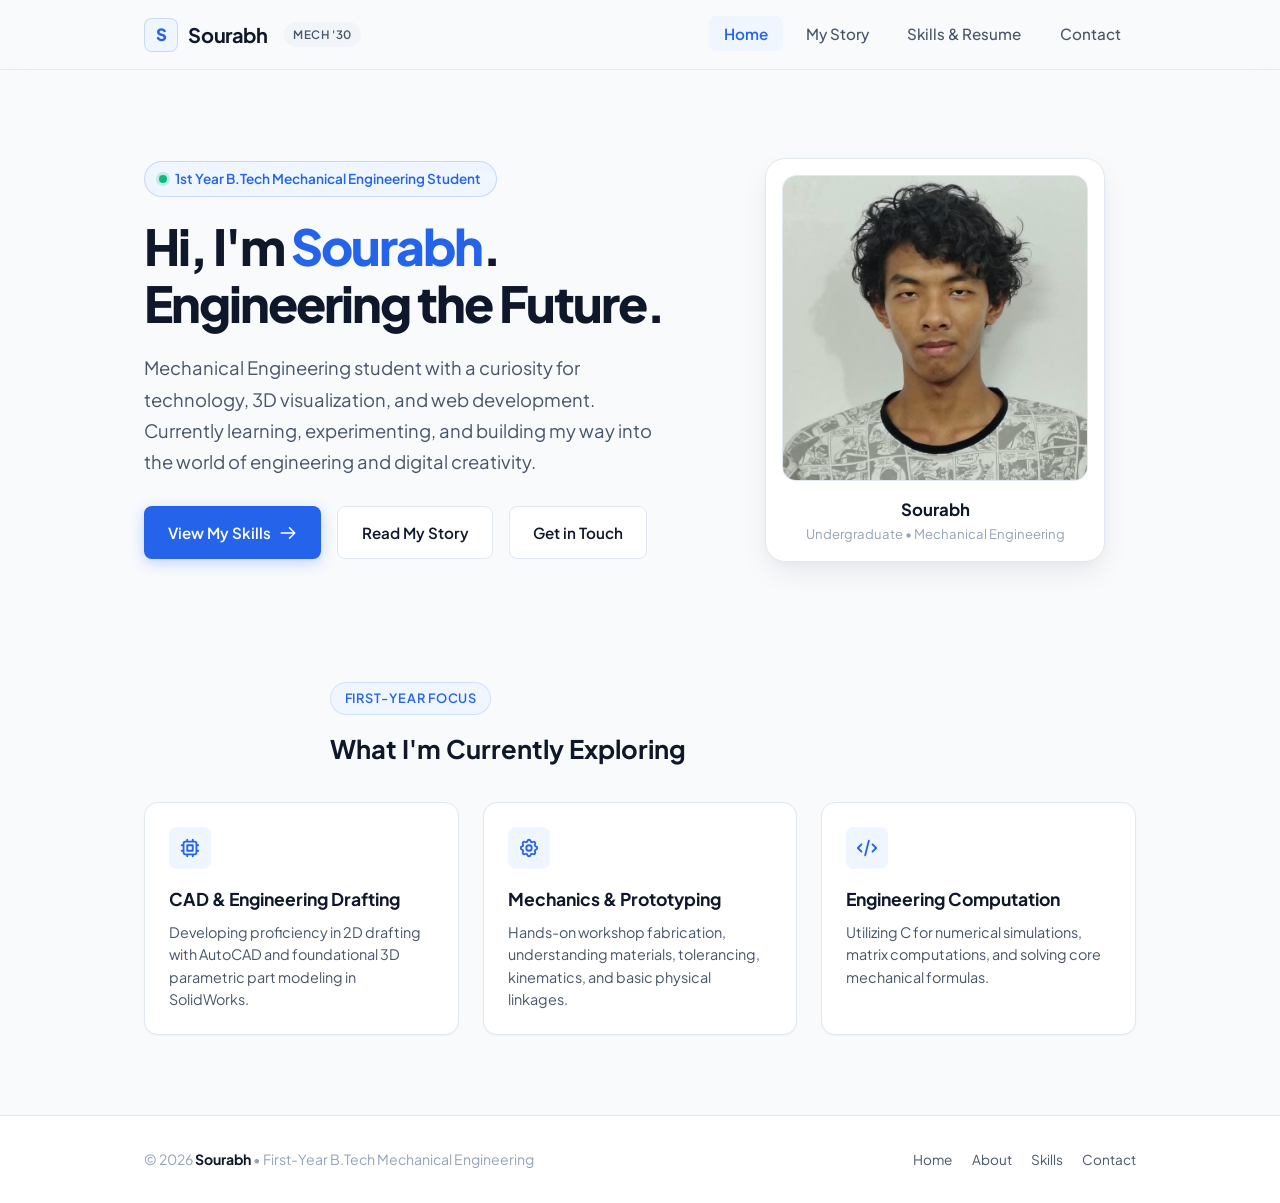
<file: index.html>
<!DOCTYPE html>
<html lang="en">
<head>
  <meta charset="UTF-8">
  <meta name="viewport" content="width=device-width, initial-scale=1.0">
  <!-- EDIT: Change Page Title if desired -->
  <title>Sourabh | Mechanical Engineering Portfolio</title>
  <meta name="description" content="Personal portfolio of Sourabh - First Year B.Tech Mechanical Engineering student.">
  <link rel="stylesheet" href="css/style.css">
  <!-- Google Fonts for crisp typography -->
  <link rel="preconnect" href="https://fonts.googleapis.com">
  <link rel="preconnect" href="https://fonts.gstatic.com" crossorigin>
  <link href="https://fonts.googleapis.com/css2?family=Plus+Jakarta+Sans:wght@400;500;600;700;800&display=swap" rel="stylesheet">
  <script src="https://cdn.botpress.cloud/webchat/v5.0/inject.js"></script>
  <script src="https://files.bpcontent.cloud/2026/10/13/11/20261013111141-HL339Y9O.js" defer></script>
</head>
<body>

  <!-- =========================================================================
       NAVIGATION BAR (Consistent across all 4 pages)
       ========================================================================= -->
  <header class="site-header">
    <div class="container nav-wrapper">
      <a href="index.html" class="brand-logo">
        <span class="brand-icon">S</span>
        <!-- EDIT: Change your name here -->
        <span>Sourabh</span>
        <span class="brand-badge">Mech '30</span>
      </a>

      <!-- Mobile Navigation Hamburger -->
      <button class="mobile-toggle" id="mobileMenuBtn" aria-label="Toggle navigation menu">
        <svg width="24" height="24" fill="none" stroke="currentColor" viewBox="0 0 24 24">
          <path stroke-linecap="round" stroke-linejoin="round" stroke-width="2" d="M4 6h16M4 12h16M4 18h16"/>
        </svg>
      </button>

      <!-- Navigation Links -->
      <ul class="nav-links" id="navLinks">
        <li><a href="index.html" class="nav-link active">Home</a></li>
        <li><a href="about.html" class="nav-link">My Story</a></li>
        <li><a href="skills.html" class="nav-link">Skills & Resume</a></li>
        <li><a href="contact.html" class="nav-link">Contact</a></li>
      </ul>
    </div>
  </header>

  <!-- =========================================================================
       PAGE 1: HOME (HERO SECTION)
       ========================================================================= -->
  <main class="main-content">
    <div class="container">
      
      <div class="hero-wrapper">
        <!-- Hero Text Content -->
        <div class="hero-content">
          <div class="student-tag">
            <span class="status-dot"></span>
            <!-- EDIT: Your program/year details -->
            <span>1st Year B.Tech Mechanical Engineering Student</span>
          </div>

          <!-- EDIT: Your Name & Heading -->
          <h1 class="hero-title">
            Hi, I'm <span class="highlight">Sourabh</span>.<br>
            Engineering the Future.
          </h1>

          <!-- ===============================================================
               EDIT: YOUR 2-LINE INTRODUCTION (Customizable below)
               =============================================================== -->
          <p class="hero-intro">
            Mechanical Engineering student with a curiosity for technology, 3D visualization, and web development.<br>
            Currently learning, experimenting, and building my way into the world of engineering and digital creativity.
          </p>
          <!-- ============================================================= -->

          <!-- Quick Action Buttons -->
          <div class="hero-actions">
            <a href="skills.html" class="btn btn-primary">
              <span>View My Skills</span>
              <svg width="18" height="18" fill="none" stroke="currentColor" viewBox="0 0 24 24">
                <path stroke-linecap="round" stroke-linejoin="round" stroke-width="2" d="M14 5l7 7m0 0l-7 7m7-7H3"/>
              </svg>
            </a>
            <a href="about.html" class="btn btn-secondary">
              <span>Read My Story</span>
            </a>
            <a href="contact.html" class="btn btn-secondary">
              <span>Get in Touch</span>
            </a>
          </div>
        </div>

        <!-- ===============================================================
             EDIT: YOUR PHOTO (Replace "assets/images/avatar-placeholder.svg" 
             with your photo, e.g. "assets/images/my-photo.jpg")
             =============================================================== -->
        <div class="hero-photo-container">
          <div class="photo-card">
            <div class="photo-inner">
              <img src="assets/images/pfp.jpeg" alt="Sourabh - Mechanical Engineering Student" id="profileImage">
            </div>
            <div class="photo-caption">
              <!-- EDIT: Photo caption / your title -->
              <h4>Sourabh</h4>
              <p>Undergraduate • Mechanical Engineering</p>
            </div>
          </div>
        </div>
      </div>

      <!-- Quick Highlights for 1st Year Mechanical Engineering -->
      <section style="margin-top: 3.5rem;">
        <div class="section-header" style="margin-bottom: 2rem; text-align: left;">
          <span class="section-tag">First-Year Focus</span>
          <h2 style="font-size: 1.6rem; font-weight: 700; color: var(--text-main);">What I'm Currently Exploring</h2>
        </div>

        <div class="quick-features-grid">
          <!-- Card 1 -->
          <div class="feature-card">
            <div class="feature-icon">
              <!-- Drafting Compass / Ruler Icon -->
              <svg width="22" height="22" fill="none" stroke="currentColor" viewBox="0 0 24 24">
                <path stroke-linecap="round" stroke-linejoin="round" stroke-width="2" d="M9 3v2m6-2v2M9 19v2m6-2v2M5 9H3m2 6H3m18-6h-2m2 6h-2M7 19h10a2 2 0 002-2V7a2 2 0 00-2-2H7a2 2 0 00-2 2v10a2 2 0 002 2zM9 9h6v6H9V9z"/>
              </svg>
            </div>
            <h3>CAD & Engineering Drafting</h3>
            <p>Developing proficiency in 2D drafting with AutoCAD and foundational 3D parametric part modeling in SolidWorks.</p>
          </div>

          <!-- Card 2 -->
          <div class="feature-card">
            <div class="feature-icon">
              <!-- Gear / Mechanism Icon -->
              <svg width="22" height="22" fill="none" stroke="currentColor" viewBox="0 0 24 24">
                <path stroke-linecap="round" stroke-linejoin="round" stroke-width="2" d="M10.325 4.317c.426-1.756 2.924-1.756 3.35 0a1.724 1.724 0 002.573 1.066c1.543-.94 3.31.826 2.37 2.37a1.724 1.724 0 001.065 2.572c1.756.426 1.756 2.924 0 3.35a1.724 1.724 0 00-1.066 2.573c.94 1.543-.826 3.31-2.37 2.37a1.724 1.724 0 00-2.572 1.065c-.426 1.756-2.924 1.756-3.35 0a1.724 1.724 0 00-2.573-1.066c-1.543.94-3.31-.826-2.37-2.37a1.724 1.724 0 00-1.065-2.572c-1.756-.426-1.756-2.924 0-3.35a1.724 1.724 0 001.066-2.573c-.94-1.543.826-3.31 2.37-2.37.996.608 2.296.07 2.572-1.065z"/>
                <circle cx="12" cy="12" r="3" stroke-width="2"/>
              </svg>
            </div>
            <h3>Mechanics & Prototyping</h3>
            <p>Hands-on workshop fabrication, understanding materials, tolerancing, kinematics, and basic physical linkages.</p>
          </div>

          <!-- Card 3 -->
          <div class="feature-card">
            <div class="feature-icon">
              <!-- Code / Computation Icon -->
              <svg width="22" height="22" fill="none" stroke="currentColor" viewBox="0 0 24 24">
                <path stroke-linecap="round" stroke-linejoin="round" stroke-width="2" d="M10 20l4-16m4 4l4 4-4 4M6 16l-4-4 4-4"/>
              </svg>
            </div>
            <h3>Engineering Computation</h3>
            <p>Utilizing C for numerical simulations, matrix computations, and solving core mechanical formulas.</p>
          </div>
        </div>
      </section>

    </div>
  </main>

  <!-- =========================================================================
       FOOTER
       ========================================================================= -->
  <footer class="site-footer">
    <div class="container footer-content">
      <p class="footer-text">© 2026 <strong>Sourabh</strong> • First-Year B.Tech Mechanical Engineering</p>
      <div class="footer-nav">
        <a href="index.html">Home</a>
        <a href="about.html">About</a>
        <a href="skills.html">Skills</a>
        <a href="contact.html">Contact</a>
      </div>
    </div>
  </footer>

  <script src="js/main.js"></script>
</body>
</html>
</file>
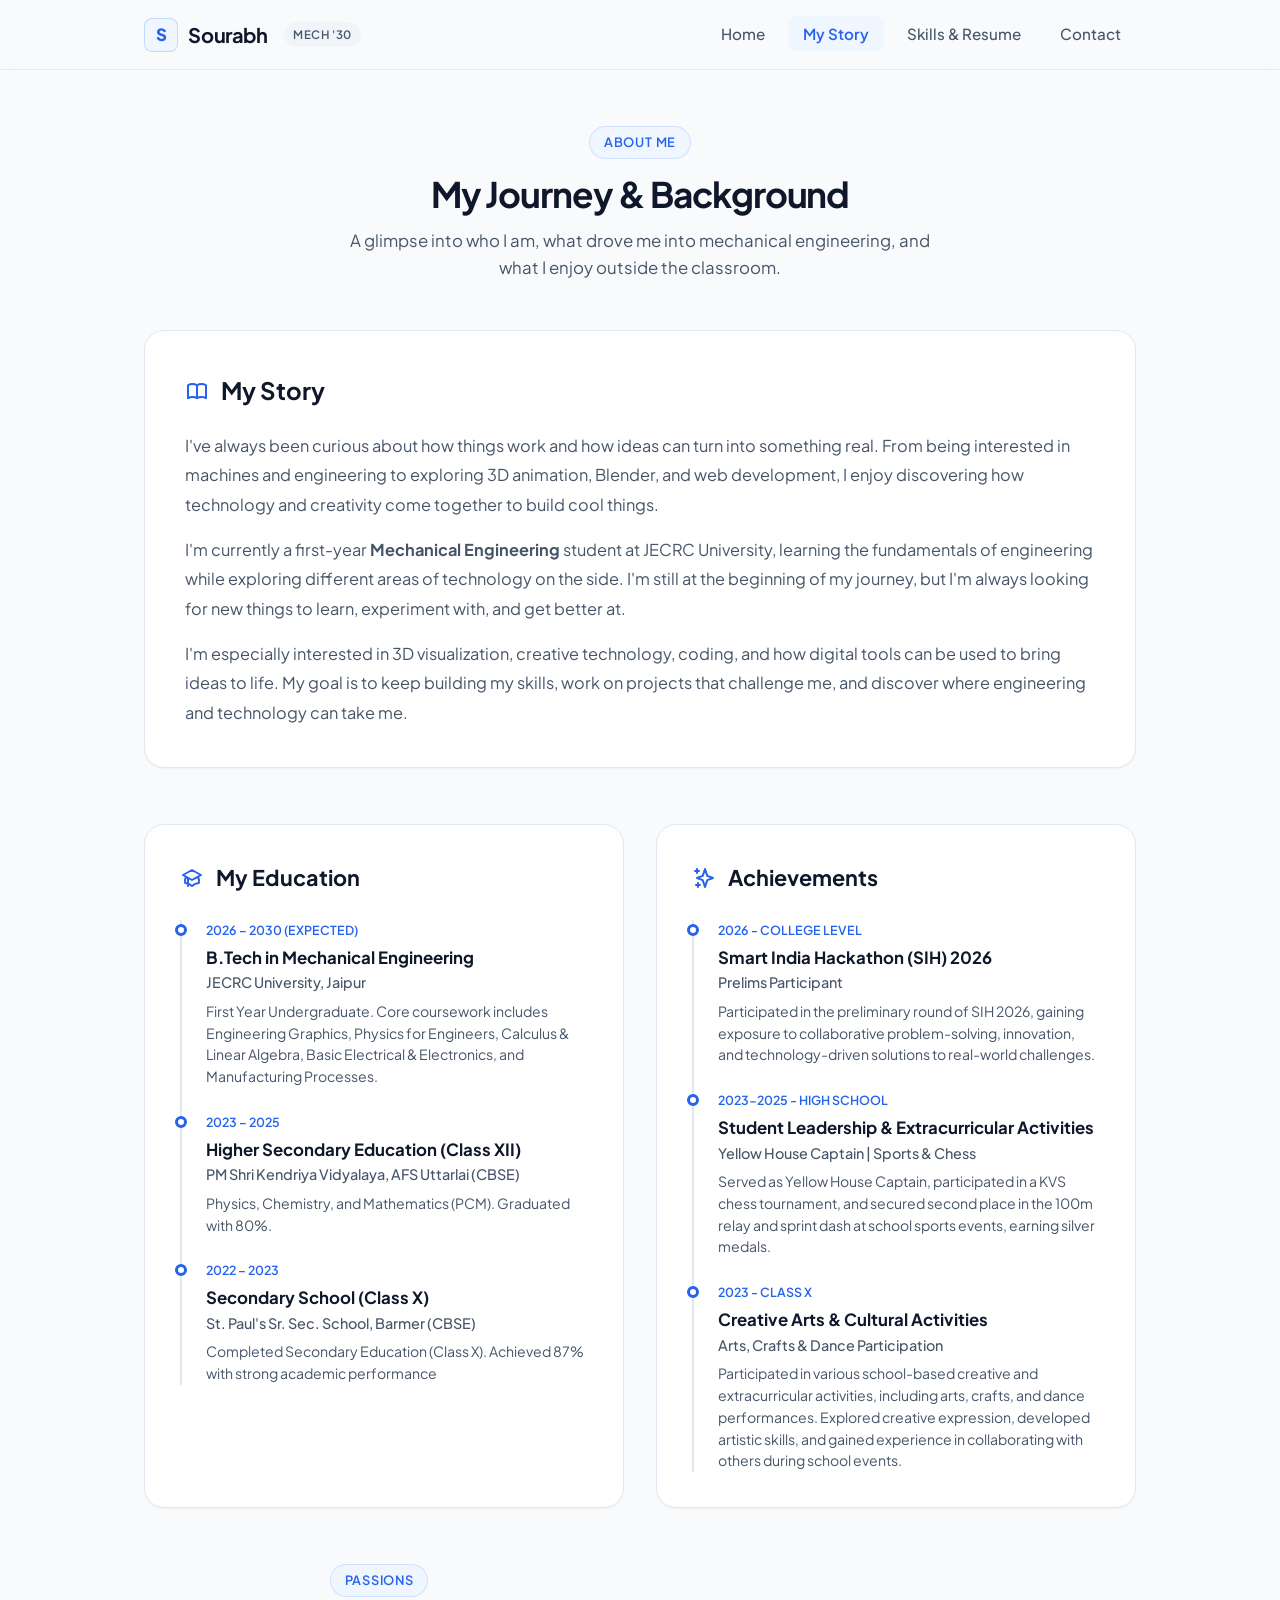
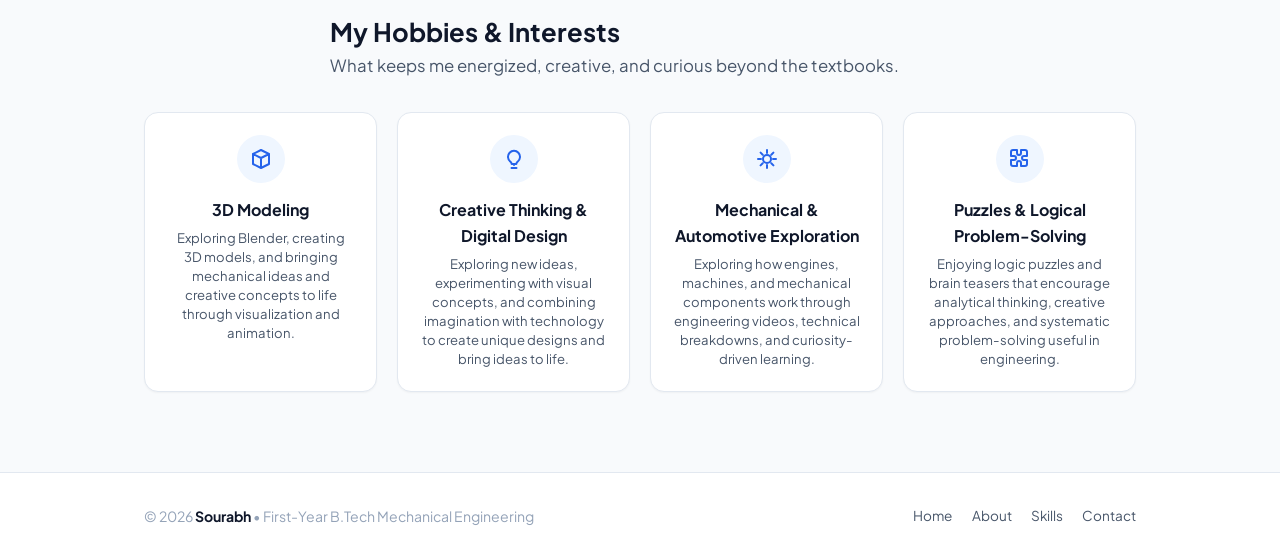
<file: about.html>
<!DOCTYPE html>
<html lang="en">
<head>
  <meta charset="UTF-8">
  <meta name="viewport" content="width=device-width, initial-scale=1.0">
  <title>My Story & Background | Sourabh - Mechanical Engineering</title>
  <meta name="description" content="Learn about Sourabh's journey, education, achievements, and hobbies as a first-year Mechanical B.Tech student.">
  <link rel="stylesheet" href="css/style.css">
  <link rel="preconnect" href="https://fonts.googleapis.com">
  <link rel="preconnect" href="https://fonts.gstatic.com" crossorigin>
  <link href="https://fonts.googleapis.com/css2?family=Plus+Jakarta+Sans:wght@400;500;600;700;800&display=swap" rel="stylesheet">
  <script src="https://cdn.botpress.cloud/webchat/v5.0/inject.js"></script>
  <script src="https://files.bpcontent.cloud/2026/10/13/11/20261013111141-HL339Y9O.js" defer></script>
</head>
<body>

  <!-- =========================================================================
       NAVIGATION BAR
       ========================================================================= -->
  <header class="site-header">
    <div class="container nav-wrapper">
      <a href="index.html" class="brand-logo">
        <span class="brand-icon">S</span>
        <!-- EDIT: Change your name here -->
        <span>Sourabh</span>
        <span class="brand-badge">Mech '30</span>
      </a>

      <button class="mobile-toggle" id="mobileMenuBtn" aria-label="Toggle navigation menu">
        <svg width="24" height="24" fill="none" stroke="currentColor" viewBox="0 0 24 24">
          <path stroke-linecap="round" stroke-linejoin="round" stroke-width="2" d="M4 6h16M4 12h16M4 18h16"/>
        </svg>
      </button>

      <ul class="nav-links" id="navLinks">
        <li><a href="index.html" class="nav-link">Home</a></li>
        <li><a href="about.html" class="nav-link active">My Story</a></li>
        <li><a href="skills.html" class="nav-link">Skills & Resume</a></li>
        <li><a href="contact.html" class="nav-link">Contact</a></li>
      </ul>
    </div>
  </header>

  <!-- =========================================================================
       MAIN CONTENT: ABOUT, STORY, EDUCATION, ACHIEVEMENTS, HOBBIES
       ========================================================================= -->
  <main class="main-content">
    <div class="container">
      
      <!-- Section Header -->
      <div class="section-header">
        <span class="section-tag">About Me</span>
        <h1 class="section-title">My Journey & Background</h1>
        <p class="section-subtitle">A glimpse into who I am, what drove me into mechanical engineering, and what I enjoy outside the classroom.</p>
      </div>

      <div class="about-grid">

        <!-- ===================================================================
             SECTION 1: MY STORY (Easily customizable below)
             =================================================================== -->
        <section class="story-card">
          <h2>
            <svg width="24" height="24" fill="none" stroke="var(--primary)" viewBox="0 0 24 24">
              <path stroke-linecap="round" stroke-linejoin="round" stroke-width="2" d="M12 6.253v13m0-13C10.832 5.477 9.246 5 7.5 5S4.168 5.477 3 6.253v13C4.168 18.477 5.754 18 7.5 18s3.332.477 4.5 1.253m0-13C13.168 5.477 14.754 5 16.5 5c1.747 0 3.332.477 4.5 1.253v13C19.832 18.477 18.247 18 16.5 18c-1.746 0-3.332.477-4.5 1.253"/>
            </svg>
            My Story
          </h2>
          <!-- EDIT: You can edit or add paragraphs to your story below -->
  
          <p>
            I've always been curious about how things work and how ideas can turn into something real. From being interested in machines and engineering to exploring 3D animation, Blender, and web development, I enjoy discovering how technology and creativity come together to build cool things.
          </p>
          <p>
            I'm currently a first-year <strong>Mechanical Engineering</strong> student at JECRC University, learning the fundamentals of engineering while exploring different areas of technology on the side. I'm still at the beginning of my journey, but I'm always looking for new things to learn, experiment with, and get better at.
          </p>
          <p>
            I'm especially interested in 3D visualization, creative technology, coding, and how digital tools can be used to bring ideas to life. My goal is to keep building my skills, work on projects that challenge me, and discover where engineering and technology can take me.
          </p>

        </section>

        <!-- ===================================================================
             SECTION 2 & 3: EDUCATION & ACHIEVEMENTS (Two-Column Layout)
             =================================================================== -->
        <div class="two-col-grid">

          <!-- EDUCATION -->
          <section class="card-block">
            <div class="card-block-header">
              <svg width="24" height="24" fill="none" stroke="var(--primary)" viewBox="0 0 24 24">
                <path stroke-linecap="round" stroke-linejoin="round" stroke-width="2" d="M12 14l9-5-9-5-9 5 9 5zm0 0l6.16-3.422a12.083 12.083 0 01.665 6.479A11.952 11.952 0 0012 20.055a11.952 11.952 0 00-6.824-2.998 12.078 12.078 0 01.665-6.479L12 14zm-4 6v-7.5"/>
              </svg>
              <h2>My Education</h2>
            </div>

            <div class="timeline-list">
              <!-- Item 1: College / B.Tech -->
              <div class="timeline-item">
                <div class="timeline-dot"></div>
                <!-- EDIT: Academic Dates -->
                <div class="timeline-date">2026 – 2030 (Expected)</div>
                <!-- EDIT: Degree -->
                <div class="timeline-title">B.Tech in Mechanical Engineering</div>
                <!-- EDIT: College / University Name -->
                <div class="timeline-institution">JECRC University, Jaipur</div>
                <!-- EDIT: Brief description -->
                <p class="timeline-desc">First Year Undergraduate. Core coursework includes Engineering Graphics, Physics for Engineers, Calculus & Linear Algebra, Basic Electrical & Electronics, and Manufacturing Processes.</p>
              </div>

              <!-- Item 2: Class 12 / Senior Secondary -->
              <div class="timeline-item">
                <div class="timeline-dot"></div>
                <!-- EDIT: Academic Dates -->
                <div class="timeline-date">2023 – 2025</div>
                <!-- EDIT: School Name & Board -->
                <div class="timeline-title">Higher Secondary Education (Class XII)</div>
                <div class="timeline-institution">PM Shri Kendriya Vidyalaya, AFS Uttarlai (CBSE)</div>
                <!-- EDIT: Marks / Stream details -->
                <p class="timeline-desc">Physics, Chemistry, and Mathematics (PCM). Graduated with 80%.</p>
              </div>

              <!-- Item 3: Class 10 / Secondary -->
              <div class="timeline-item">
                <div class="timeline-dot"></div>
                <!-- EDIT: Academic Dates -->
                <div class="timeline-date">2022 – 2023</div>
                <div class="timeline-title">Secondary School (Class X)</div>
                <div class="timeline-institution">St. Paul's Sr. Sec. School, Barmer (CBSE)</div>
                <p class="timeline-desc">Completed Secondary Education (Class X). Achieved 87% with strong academic performance</p>
              </div>
            </div>
          </section>

          <!-- ACHIEVEMENTS -->
          <section class="card-block">
            <div class="card-block-header">
              <svg width="24" height="24" fill="none" stroke="var(--primary)" viewBox="0 0 24 24">
                <path stroke-linecap="round" stroke-linejoin="round" stroke-width="2" d="M5 3v4M3 5h4M6 17v4m-2-2h4m5-16l2.286 6.857L21 12l-5.714 2.143L13 21l-2.286-6.857L5 12l5.714-2.143L13 3z"/>
              </svg>
              <h2>Achievements</h2>
            </div>

            <div class="timeline-list">
              <!-- Achievement 1 -->
              <div class="timeline-item">
                <div class="timeline-dot"></div>
                <!-- EDIT: Year / Event -->
                <div class="timeline-date">2026 - College Level</div>
                
                <div class="timeline-title">Smart India Hackathon (SIH) 2026</div>
                <div class="timeline-institution">Prelims Participant</div>
                <p class="timeline-desc">Participated in the preliminary round of SIH 2026, gaining exposure to collaborative problem-solving, innovation, and technology-driven solutions to real-world challenges.</p>

              </div>

              <!-- Achievement 2 -->
              <div class="timeline-item">
                <div class="timeline-dot"></div>
                <div class="timeline-date">2023-2025 - High School</div>
                
                <div class="timeline-title">Student Leadership & Extracurricular Activities</div>
                <div class="timeline-institution">Yellow House Captain | Sports & Chess</div>
                <p class="timeline-desc">Served as Yellow House Captain, participated in a KVS chess tournament, and secured second place in the 100m relay and sprint dash at school sports events, earning silver medals.</p>

            </div>

              <!-- Achievement 3 -->
              <div class="timeline-item">
                <div class="timeline-dot"></div>
               
                <div class="timeline-date">2023 - Class X</div>
                <div class="timeline-title">Creative Arts & Cultural Activities</div>
                <div class="timeline-institution">Arts, Crafts & Dance Participation</div>
                <p class="timeline-desc">Participated in various school-based creative and extracurricular activities, including arts, crafts, and dance performances. Explored creative expression, developed artistic skills, and gained experience in collaborating with others during school events.</p>
              </div>

            </div>
          </section>

        </div>

        <!-- ===================================================================
             SECTION 4: HOBBIES & INTERESTS (Easily customizable)
             =================================================================== -->
        <section>
          <div class="section-header" style="margin-bottom: 2rem; text-align: left;">
            <span class="section-tag">Passions</span>
            <h2 style="font-size: 1.6rem; font-weight: 700; color: var(--text-main);">My Hobbies & Interests</h2>
            <p class="section-subtitle">What keeps me energized, creative, and curious beyond the textbooks.</p>
          </div>

          <div class="hobbies-grid">
            <!-- Hobby 1 -->
            <div class="hobby-card">
              <div class="hobby-icon">
                <!-- 3D Cube / Modeling Icon -->
                <svg width="24" height="24" fill="none" stroke="currentColor" viewBox="0 0 24 24">
                  <path stroke-linecap="round" stroke-linejoin="round" stroke-width="2" d="M20 7l-8-4-8 4m16 0l-8 4m8-4v10l-8 4m0-10L4 7m8 4v10M4 7v10l8 4"/>
                </svg>
              </div>
              <!-- EDIT: Hobby 1 Title & Text -->

              <!-- Hobby 1: 3D Modeling & Animation -->
              <h4>3D Modeling</h4>
              <p>Exploring Blender, creating 3D models, and bringing mechanical ideas and creative concepts to life through visualization and animation.</p>

            </div>

            <!-- Hobby 2 -->
            <div class="hobby-card">
              <div class="hobby-icon">
                <!-- Wrench / Tinkering Icon -->
                
                <!-- Hobby 2: Creative Thinking & Digital Design -->
                <svg width="24" height="24" fill="none" stroke="currentColor" viewBox="0 0 24 24">
                  <path stroke-linecap="round" stroke-linejoin="round" stroke-width="2"
                    d="M12 18h.01M8.2 14.5A6 6 0 1115.8 14.5c-.9.7-1.3 1.4-1.5 2.5h-4.6c-.2-1.1-.6-1.8-1.5-2.5zM9.5 21h5"/>
                </svg>
                </div>
                <!-- EDIT: Hobby 2 Title & Text -->
                <h4>Creative Thinking & Digital Design</h4>
                <p>Exploring new ideas, experimenting with visual concepts, and combining imagination with technology to create unique designs and bring ideas to life.</p>


            </div>

            <!-- Hobby 3 -->
            <div class="hobby-card">
              <div class="hobby-icon">
                <!-- Automotive / Speed Icon -->
              
                <!-- Hobby 3: Mechanical & Automotive Exploration -->
                <svg width="24" height="24" fill="none" stroke="currentColor" viewBox="0 0 24 24">
                  <path stroke-linecap="round" stroke-linejoin="round" stroke-width="2"
                    d="M12 3v3m0 12v3M3 12h3m12 0h3M5.6 5.6l2.1 2.1m8.6 8.6l2.1 2.1m0-12.8l-2.1 2.1m-8.6 8.6l-2.1 2.1M12 8a4 4 0 100 8 4 4 0 000-8z"/>
                </svg>
                </div>
                <!-- EDIT: Hobby 3 Title & Text -->
                <h4>Mechanical & Automotive Exploration</h4>
                <p>Exploring how engines, machines, and mechanical components work through engineering videos, technical breakdowns, and curiosity-driven learning.</p>

            </div>

            <!-- Hobby 4 -->
            <div class="hobby-card">
              <div class="hobby-icon">
                <!-- Camera / Creative Icon -->
               
                <!-- Hobby 4: Puzzles & Logical Problem-Solving -->
                <svg width="24" height="24" fill="none" stroke="currentColor" viewBox="0 0 24 24">
                  <path stroke-linecap="round" stroke-linejoin="round" stroke-width="2"
                    d="M9 3H5a2 2 0 00-2 2v4h3a2 2 0 110 4H3v4a2 2 0 002 2h4v-3a2 2 0 114 0v3h4a2 2 0 002-2v-4h-3a2 2 0 110-4h3V5a2 2 0 00-2-2h-4v3a2 2 0 11-4 0V3z"/>
                </svg>
                </div>
                <!-- EDIT: Hobby 4 Title & Text -->
                <h4>Puzzles & Logical Problem-Solving</h4>
                <p>Enjoying logic puzzles and brain teasers that encourage analytical thinking, creative approaches, and systematic problem-solving useful in engineering.</p>

            </div>
          </div>
        </section>

      </div>
    </div>
  </main>

  <!-- =========================================================================
       FOOTER
       ========================================================================= -->
  <footer class="site-footer">
    <div class="container footer-content">
      <p class="footer-text">© 2026 <strong>Sourabh</strong> • First-Year B.Tech Mechanical Engineering</p>
      <div class="footer-nav">
        <a href="index.html">Home</a>
        <a href="about.html">About</a>
        <a href="skills.html">Skills</a>
        <a href="contact.html">Contact</a>
      </div>
    </div>
  </footer>

  <script src="js/main.js"></script>
</body>
</html>
</file>
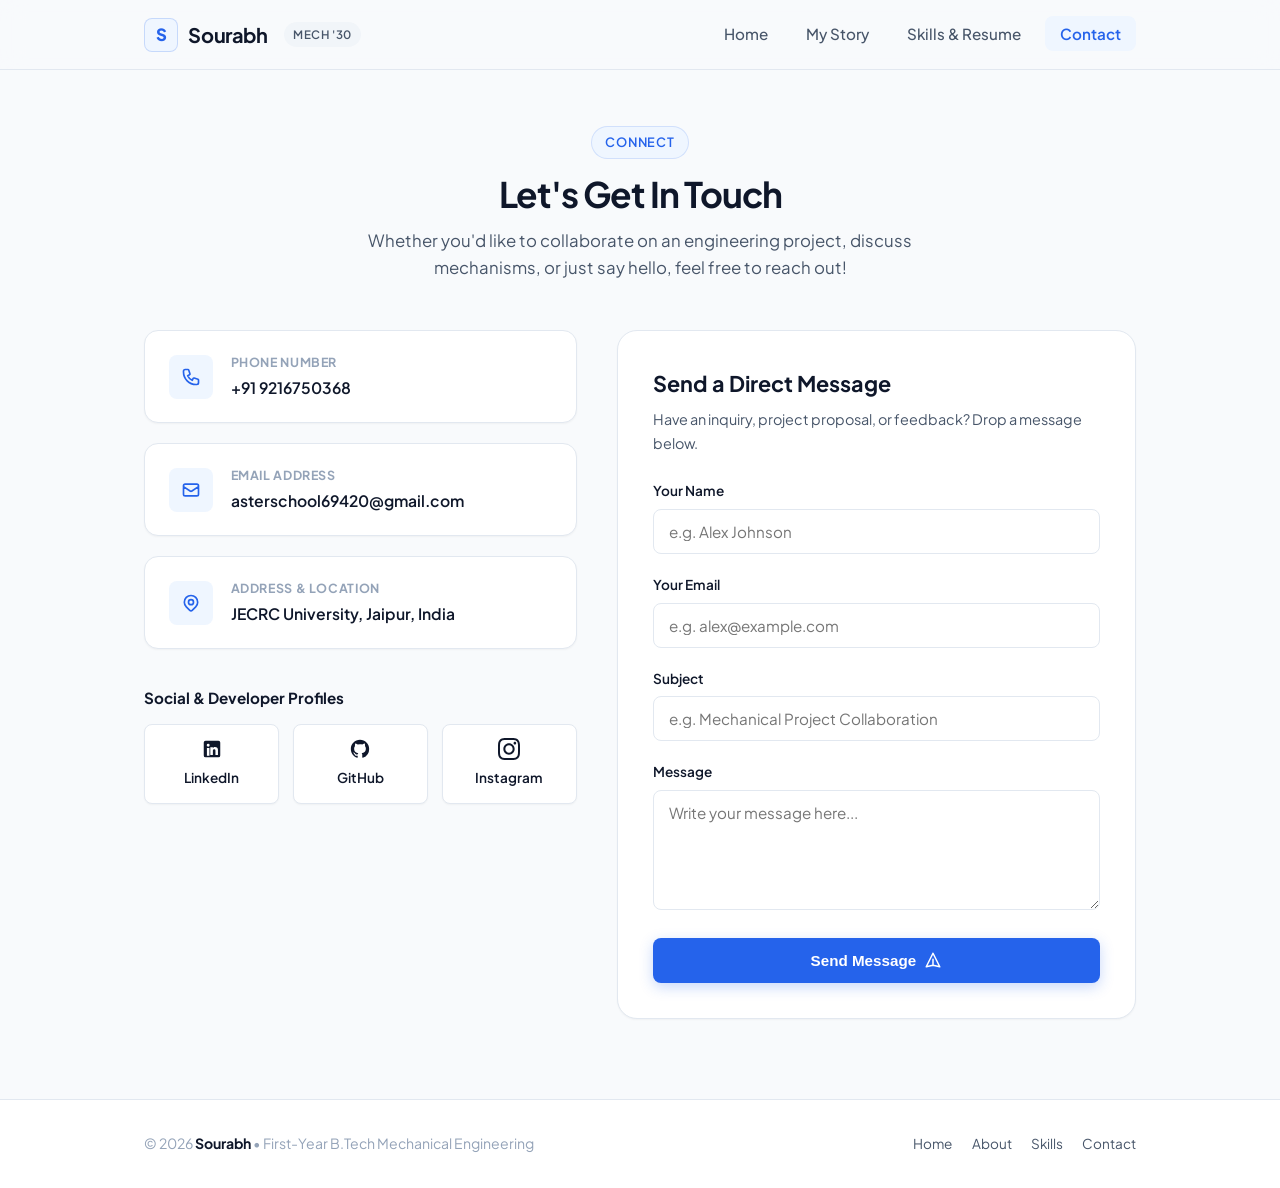
<file: contact.html>
<!DOCTYPE html>
<html lang="en">
<head>
  <meta charset="UTF-8">
  <meta name="viewport" content="width=device-width, initial-scale=1.0">
  <title>Contact & Socials | Sourabh - Mechanical Engineering</title>
  <meta name="description" content="Get in touch with Sourabh. Contact details, phone number, address, LinkedIn, GitHub, and Instagram links.">
  <link rel="stylesheet" href="css/style.css">
  <link rel="preconnect" href="https://fonts.googleapis.com">
  <link rel="preconnect" href="https://fonts.gstatic.com" crossorigin>
  <link href="https://fonts.googleapis.com/css2?family=Plus+Jakarta+Sans:wght@400;500;600;700;800&display=swap" rel="stylesheet">
  <script src="https://cdn.botpress.cloud/webchat/v5.0/inject.js"></script>
  <script src="https://files.bpcontent.cloud/2026/10/13/11/20261013111141-HL339Y9O.js" defer></script>
</head>
<body>

  <!-- =========================================================================
       NAVIGATION BAR
       ========================================================================= -->
  <header class="site-header">
    <div class="container nav-wrapper">
      <a href="index.html" class="brand-logo">
        <span class="brand-icon">S</span>
        <!-- EDIT: Change your name here -->
        <span>Sourabh</span>
        <span class="brand-badge">Mech '30</span>
      </a>

      <button class="mobile-toggle" id="mobileMenuBtn" aria-label="Toggle navigation menu">
        <svg width="24" height="24" fill="none" stroke="currentColor" viewBox="0 0 24 24">
          <path stroke-linecap="round" stroke-linejoin="round" stroke-width="2" d="M4 6h16M4 12h16M4 18h16"/>
        </svg>
      </button>

      <ul class="nav-links" id="navLinks">
        <li><a href="index.html" class="nav-link">Home</a></li>
        <li><a href="about.html" class="nav-link">My Story</a></li>
        <li><a href="skills.html" class="nav-link">Skills & Resume</a></li>
        <li><a href="contact.html" class="nav-link active">Contact</a></li>
      </ul>
    </div>
  </header>

  <!-- =========================================================================
       MAIN CONTENT: CONTACT DETAILS, SOCIAL LINKS & MESSAGE FORM
       ========================================================================= -->
  <main class="main-content">
    <div class="container">
      
      <!-- Section Header -->
      <div class="section-header">
        <span class="section-tag">Connect</span>
        <h1 class="section-title">Let's Get In Touch</h1>
        <p class="section-subtitle">Whether you'd like to collaborate on an engineering project, discuss mechanisms, or just say hello, feel free to reach out!</p>
      </div>

      <div class="contact-layout">

        <!-- LEFT COLUMN: CONTACT DETAILS & SOCIAL PROFILES -->
        <div class="contact-info-cards">

          <!-- ===============================================================
               CONTACT DETAILS (Easily modifiable)
               =============================================================== -->
          
          <!-- Phone Number -->
          <div class="contact-info-item">
            <div class="contact-icon-bubble">
              <!-- Phone SVG -->
              <svg width="20" height="20" fill="none" stroke="currentColor" viewBox="0 0 24 24">
                <path stroke-linecap="round" stroke-linejoin="round" stroke-width="2" d="M3 5a2 2 0 012-2h3.28a1 1 0 01.948.684l1.498 4.493a1 1 0 01-.502 1.21l-2.257 1.13a11.042 11.042 0 005.516 5.516l1.13-2.257a1 1 0 011.21-.502l4.493 1.498a1 1 0 01.684.949V19a2 2 0 01-2 2h-1C9.716 21 3 14.284 3 6V5z"/>
              </svg>
            </div>
            <div class="contact-text-meta">
              <h5>Phone Number</h5>
              <!-- EDIT: Replace with your actual phone number -->
              <a href="tel:+919216750368">+91 9216750368</a>
            </div>
          </div>

          <!-- Email Address -->
          <div class="contact-info-item">
            <div class="contact-icon-bubble">
              <!-- Email SVG -->
              <svg width="20" height="20" fill="none" stroke="currentColor" viewBox="0 0 24 24">
                <path stroke-linecap="round" stroke-linejoin="round" stroke-width="2" d="M3 8l7.89 5.26a2 2 0 002.22 0L21 8M5 19h14a2 2 0 002-2V7a2 2 0 00-2-2H5a2 2 0 00-2 2v10a2 2 0 002 2z"/>
              </svg>
            </div>
            <div class="contact-text-meta">
              <h5>Email Address</h5>
              <!-- EDIT: Replace with your email -->
              <a href="mailto:asterschool69420@gmail.com">asterschool69420@gmail.com</a>
            </div>
          </div>

          <!-- Address / Location -->
          <div class="contact-info-item">
            <div class="contact-icon-bubble">
              <!-- Location Map Pin SVG -->
              <svg width="20" height="20" fill="none" stroke="currentColor" viewBox="0 0 24 24">
                <path stroke-linecap="round" stroke-linejoin="round" stroke-width="2" d="M17.657 16.657L13.414 20.9a1.998 1.998 0 01-2.827 0l-4.244-4.243a8 8 0 1111.314 0z"/>
                <path stroke-linecap="round" stroke-linejoin="round" stroke-width="2" d="M15 11a3 3 0 11-6 0 3 3 0 016 0z"/>
              </svg>
            </div>
            <div class="contact-text-meta">
              <h5>Address & Location</h5>
              <!-- EDIT: Replace with your city / campus hostel address -->
              <span>JECRC University, Jaipur, India</span>
            </div>
          </div>

          <!-- ===============================================================
               SOCIAL & DEVELOPER PROFILES (Easily modifiable links)
               =============================================================== -->
          <div class="socials-wrapper">
            <h4>Social & Developer Profiles</h4>
            <div class="social-links-grid">
              
              <!-- LinkedIn Link -->
              <!-- EDIT: Replace href with your actual LinkedIn profile URL -->
              <a href="https://www.linkedin.com/in/m-sourabh-singh-35061b433/" target="_blank" rel="noopener noreferrer" class="social-btn">
                <svg width="22" height="22" fill="currentColor" viewBox="0 0 24 24">
                  <path d="M19 3a2 2 0 0 1 2 2v14a2 2 0 0 1-2 2H5a2 2 0 0 1-2-2V5a2 2 0 0 1 2-2h14m-.5 15.5v-5.3a3.26 3.26 0 0 0-3.26-3.26c-.85 0-1.84.52-2.28 1.3v-1.11h-2.79v8.37h2.79v-4.93c0-.77.62-1.4 1.39-1.4a1.4 1.4 0 0 1 1.4 1.4v4.93h2.75M6.46 10.9v8.37H9.2V10.9H6.46M7.83 6.25a1.6 1.6 0 0 0-1.6 1.6 1.6 1.6 0 0 0 1.6 1.6 1.6 1.6 0 0 0 1.6-1.6 1.6 1.6 0 0 0-1.6-1.6z"/>
                </svg>
                <span>LinkedIn</span>
              </a>

              <!-- GitHub Profile Link -->
              <!-- EDIT: Replace href with your actual GitHub profile URL -->
              <a href="https://github.com/MSourabh-py" target="_blank" rel="noopener noreferrer" class="social-btn">
                <svg width="22" height="22" fill="currentColor" viewBox="0 0 24 24">
                  <path fill-rule="evenodd" clip-rule="evenodd" d="M12 2C6.477 2 2 6.484 2 12.017c0 4.425 2.865 8.18 6.839 9.504.5.092.682-.217.682-.483 0-.237-.008-.868-.013-1.703-2.782.605-3.369-1.343-3.369-1.343-.454-1.158-1.11-1.466-1.11-1.466-.908-.62.069-.608.069-.608 1.003.07 1.53 1.032 1.53 1.032.892 1.53 2.341 1.088 2.91.832.092-.647.35-1.088.636-1.338-2.22-.253-4.555-1.113-4.555-4.951 0-1.093.39-1.988 1.029-2.688-.103-.253-.446-1.272.098-2.65 0 0 .84-.27 2.75 1.026A9.564 9.564 0 0112 6.844c.85.004 1.705.115 2.504.337 1.909-1.296 2.747-1.027 2.747-1.027.546 1.379.202 2.398.1 2.651.64.7 1.028 1.595 1.028 2.688 0 3.848-2.339 4.695-4.566 4.943.359.309.678.92.678 1.855 0 1.338-.012 2.419-.012 2.747 0 .268.18.58.688.482A10.019 10.019 0 0022 12.017C22 6.484 17.522 2 12 2z"/>
                </svg>
                <span>GitHub</span>
              </a>

              <!-- Instagram Profile Link -->
              <!-- EDIT: Replace href with your actual Instagram handle URL -->
              <a href="https://www.instagram.com/midsummerhalf/" target="_blank" rel="noopener noreferrer" class="social-btn">
                <svg width="22" height="22" fill="currentColor" viewBox="0 0 24 24">
                  <path d="M12 2.163c3.204 0 3.584.012 4.85.07 3.252.148 4.771 1.691 4.919 4.919.058 1.265.069 1.645.069 4.849 0 3.205-.012 3.584-.069 4.849-.149 3.225-1.664 4.771-4.919 4.919-1.266.058-1.644.07-4.85.07-3.204 0-3.584-.012-4.849-.07-3.26-.149-4.771-1.699-4.919-4.92-.058-1.265-.07-1.644-.07-4.849 0-3.204.013-3.583.07-4.849.149-3.227 1.664-4.771 4.919-4.919 1.266-.057 1.645-.069 4.849-.069zm0-2.163c-3.259 0-3.667.014-4.947.072-4.358.2-6.78 2.618-6.98 6.98-.059 1.281-.073 1.689-.073 4.948 0 3.259.014 3.668.072 4.948.2 4.358 2.618 6.78 6.98 6.98 1.281.058 1.689.072 4.948.072 3.259 0 3.668-.014 4.948-.072 4.354-.2 6.782-2.618 6.979-6.98.059-1.28.073-1.689.073-4.948 0-3.259-.014-3.667-.072-4.947-.196-4.354-2.617-6.78-6.979-6.98-1.281-.059-1.69-.073-4.949-.073zm0 5.838c-3.403 0-6.162 2.759-6.162 6.162s2.759 6.163 6.162 6.163 6.162-2.759 6.162-6.163c0-3.403-2.759-6.162-6.162-6.162zm0 10.162c-2.209 0-4-1.79-4-4 0-2.209 1.791-4 4-4s4 1.791 4 4c0 2.21-1.791 4-4 4zm6.406-11.845c-.796 0-1.441.645-1.441 1.44s.645 1.44 1.441 1.44c.795 0 1.439-.645 1.439-1.44s-.644-1.44-1.439-1.44z"/>
                </svg>
                <span>Instagram</span>
              </a>

            </div>
          </div>

        </div>

        <!-- RIGHT COLUMN: INTERACTIVE MESSAGE FORM -->
        <div class="contact-form-card">
          <h3>Send a Direct Message</h3>
          <p>Have an inquiry, project proposal, or feedback? Drop a message below.</p>

          <form id="contactForm">
            <div class="form-group">
              <label for="senderName" class="form-label">Your Name</label>
              <input type="text" id="senderName" class="form-input" placeholder="e.g. Alex Johnson" required>
            </div>

            <div class="form-group">
              <label for="senderEmail" class="form-label">Your Email</label>
              <input type="email" id="senderEmail" class="form-input" placeholder="e.g. alex@example.com" required>
            </div>

            <div class="form-group">
              <label for="messageSubject" class="form-label">Subject</label>
              <input type="text" id="messageSubject" class="form-input" placeholder="e.g. Mechanical Project Collaboration" required>
            </div>

            <div class="form-group">
              <label for="messageBody" class="form-label">Message</label>
              <textarea id="messageBody" class="form-textarea" placeholder="Write your message here..." required></textarea>
            </div>

            <button type="submit" class="btn btn-primary" style="width: 100%;">
              <span>Send Message</span>
              <svg width="18" height="18" fill="none" stroke="currentColor" viewBox="0 0 24 24">
                <path stroke-linecap="round" stroke-linejoin="round" stroke-width="2" d="M12 19l9 2-9-18-9 18 9-2zm0 0v-8"/>
              </svg>
            </button>

            <!-- Success Notification Alert -->
            <div id="formFeedback" class="form-feedback">
              ✓ Thank you for reaching out! Your message has been noted. I'll get back to you shortly.
            </div>
          </form>
        </div>

      </div>

    </div>
  </main>

  <!-- =========================================================================
       FOOTER
       ========================================================================= -->
  <footer class="site-footer">
    <div class="container footer-content">
      <p class="footer-text">© 2026 <strong>Sourabh</strong> • First-Year B.Tech Mechanical Engineering</p>
      <div class="footer-nav">
        <a href="index.html">Home</a>
        <a href="about.html">About</a>
        <a href="skills.html">Skills</a>
        <a href="contact.html">Contact</a>
      </div>
    </div>
  </footer>

  <script src="js/main.js"></script>
</body>
</html>
</file>
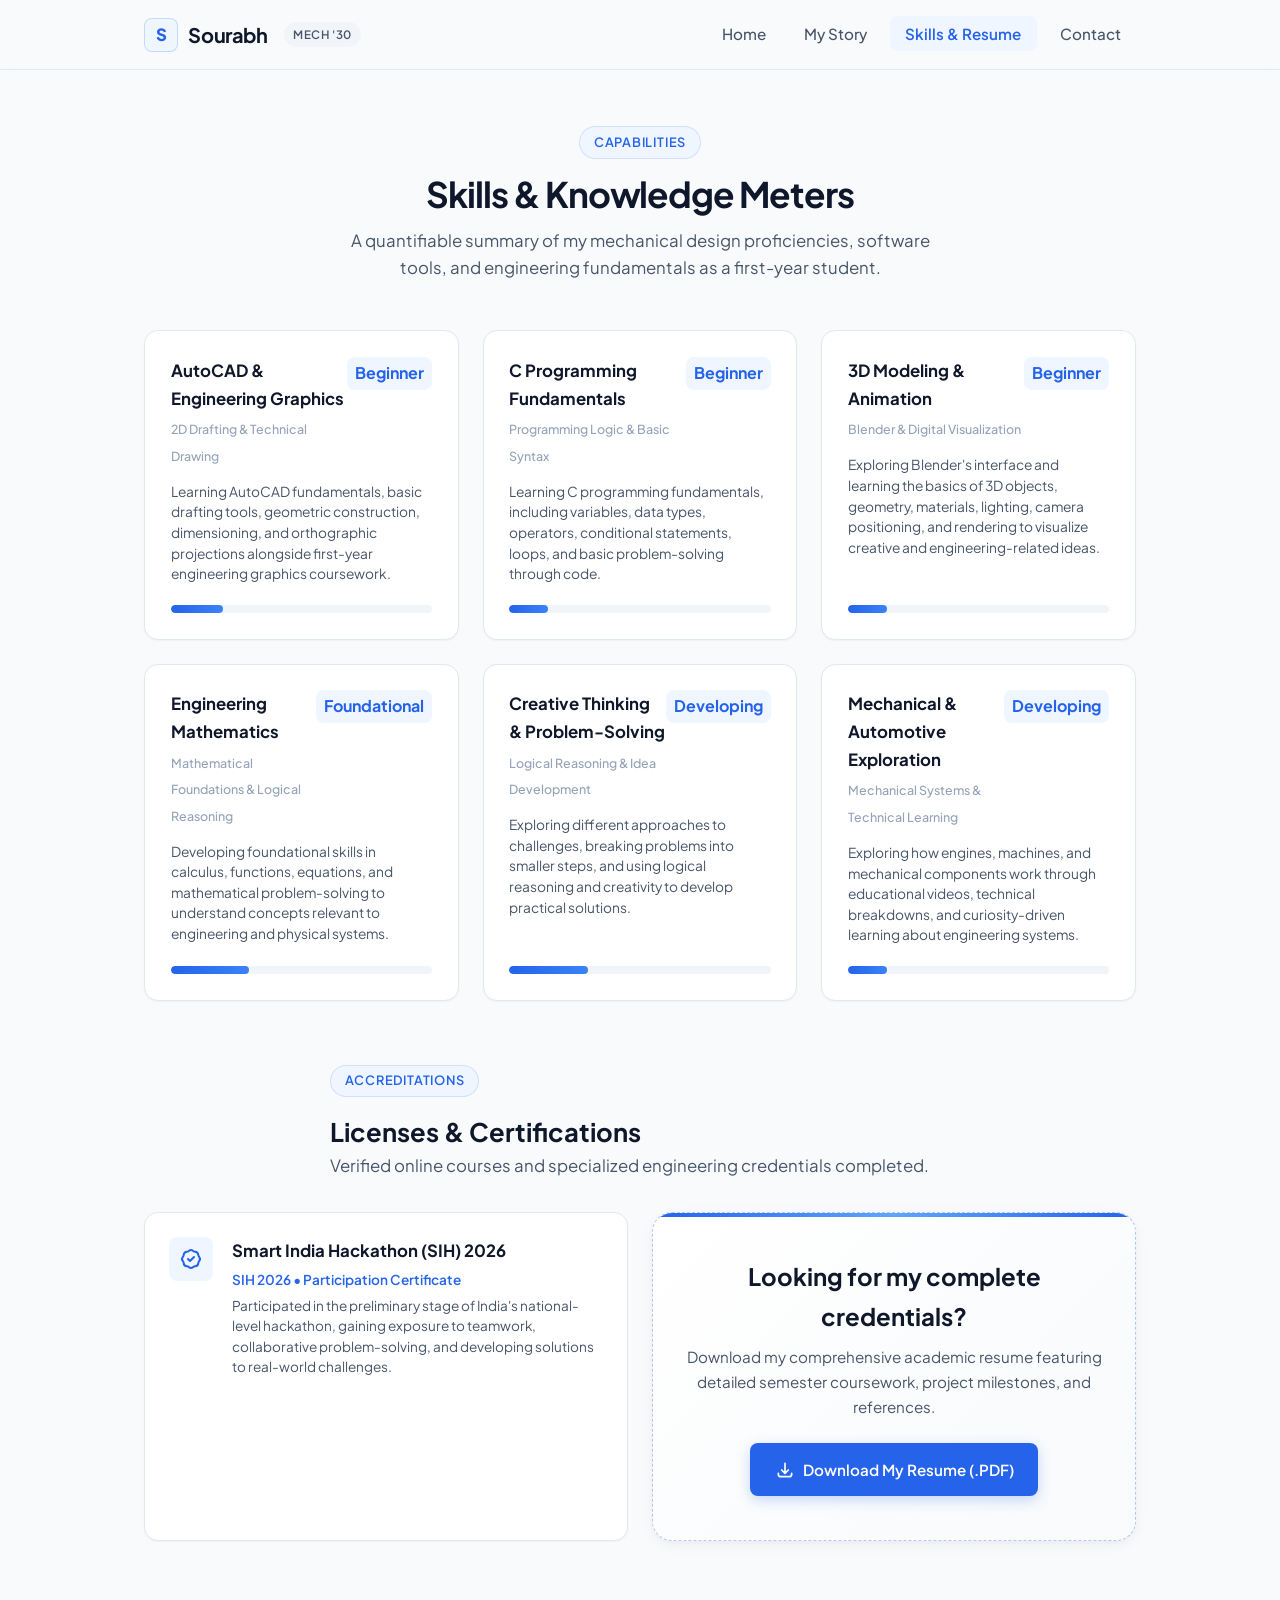
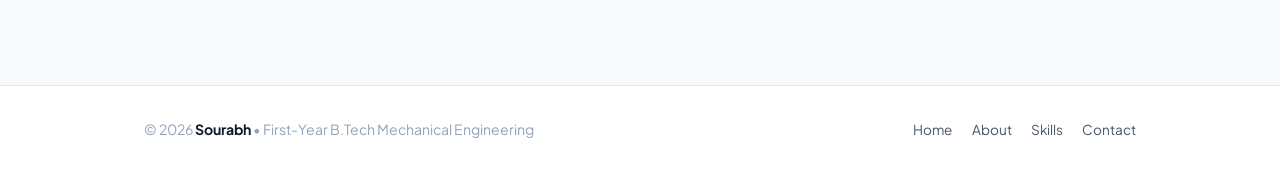
<file: skills.html>
<!DOCTYPE html>
<html lang="en">
<head>
  <meta charset="UTF-8">
  <meta name="viewport" content="width=device-width, initial-scale=1.0">
  <title>Technical Skills & Certifications | Sourabh - Mechanical Engineering</title>
  <meta name="description" content="Technical skills, proficiency meters, certifications, and downloadable resume of Sourabh, First Year Mechanical Engineering student.">
  <link rel="stylesheet" href="css/style.css">
  <link rel="preconnect" href="https://fonts.googleapis.com">
  <link rel="preconnect" href="https://fonts.gstatic.com" crossorigin>
  <link href="https://fonts.googleapis.com/css2?family=Plus+Jakarta+Sans:wght@400;500;600;700;800&display=swap" rel="stylesheet">
  <script src="https://cdn.botpress.cloud/webchat/v5.0/inject.js"></script>
  <script src="https://files.bpcontent.cloud/2026/10/13/11/20261013111141-HL339Y9O.js" defer></script>
</head>
<body>

  <!-- =========================================================================
       NAVIGATION BAR
       ========================================================================= -->
  <header class="site-header">
    <div class="container nav-wrapper">
      <a href="index.html" class="brand-logo">
        <span class="brand-icon">S</span>
        <!-- EDIT: Change your name here -->
        <span>Sourabh</span>
        <span class="brand-badge">Mech '30</span>
      </a>

      <button class="mobile-toggle" id="mobileMenuBtn" aria-label="Toggle navigation menu">
        <svg width="24" height="24" fill="none" stroke="currentColor" viewBox="0 0 24 24">
          <path stroke-linecap="round" stroke-linejoin="round" stroke-width="2" d="M4 6h16M4 12h16M4 18h16"/>
        </svg>
      </button>

      <ul class="nav-links" id="navLinks">
        <li><a href="index.html" class="nav-link">Home</a></li>
        <li><a href="about.html" class="nav-link">My Story</a></li>
        <li><a href="skills.html" class="nav-link active">Skills & Resume</a></li>
        <li><a href="contact.html" class="nav-link">Contact</a></li>
      </ul>
    </div>
  </header>

  <!-- =========================================================================
       MAIN CONTENT: SKILLS WITH METERS, CERTIFICATIONS & RESUME DOWNLOAD
       ========================================================================= -->
  <main class="main-content">
    <div class="container">
      
      <!-- Section Header -->
      <div class="section-header">
        <span class="section-tag">Capabilities</span>
        <h1 class="section-title">Skills & Knowledge Meters</h1>
        <p class="section-subtitle">A quantifiable summary of my mechanical design proficiencies, software tools, and engineering fundamentals as a first-year student.</p>
      </div>

      <!-- ===================================================================
           SECTION 1: 6 SKILL BOXES WITH PROFICIENCY METERS
           (Easily change names, percentages, and descriptions below)
           =================================================================== -->
      <div class="skills-grid">

       
        <!-- SKILL BOX 1: AutoCAD & Engineering Graphics -->
        <div class="skill-box">
          <div>
            <div class="skill-header">
              <div class="skill-info">
                <h3>AutoCAD & Engineering Graphics</h3>
                <span class="skill-category">2D Drafting & Technical Drawing</span>
              </div>
              <span class="skill-pct">Beginner</span>
            </div>
            <p class="skill-desc">
              Learning AutoCAD fundamentals, basic drafting tools, geometric
              construction, dimensioning, and orthographic projections alongside
              first-year engineering graphics coursework.
            </p>
          </div>
          <div class="meter-container" aria-label="AutoCAD Learning Progress: 20%">
            <div class="meter-fill" data-progress="20" style="width: 20%;"></div>
          </div>
        </div>


        
        <!-- SKILL BOX 2: C Programming Fundamentals -->
        <div class="skill-box">
          <div>
            <div class="skill-header">
              <div class="skill-info">
                <h3>C Programming Fundamentals</h3>
                <span class="skill-category">Programming Logic & Basic Syntax</span>
              </div>
              <span class="skill-pct">Beginner</span>
            </div>
            <p class="skill-desc">
              Learning C programming fundamentals, including variables, data types,
              operators, conditional statements, loops, and basic problem-solving
              through code.
            </p>
          </div>
          <div class="meter-container" aria-label="C Programming Learning Progress: 15%">
            <div class="meter-fill" data-progress="15" style="width: 15%;"></div>
          </div>
        </div>


        
        <!-- SKILL BOX 3: 3D Modeling & Animation -->
        <div class="skill-box">
          <div>
            <div class="skill-header">
              <div class="skill-info">
                <h3>3D Modeling & Animation</h3>
                <span class="skill-category">Blender & Digital Visualization</span>
              </div>
              <span class="skill-pct">Beginner</span>
            </div>
            <p class="skill-desc">
              Exploring Blender's interface and learning the basics of 3D objects,
              geometry, materials, lighting, camera positioning, and rendering
              to visualize creative and engineering-related ideas.
            </p>
          </div>
          <div class="meter-container" aria-label="Blender Learning Progress: 15%">
            <div class="meter-fill" data-progress="15" style="width: 15%;"></div>
          </div>
        </div>

        
        <!-- SKILL BOX 4: Engineering Mathematics -->
        <div class="skill-box">
          <div>
            <div class="skill-header">
              <div class="skill-info">
                <h3>Engineering Mathematics</h3>
                <span class="skill-category">Mathematical Foundations & Logical Reasoning</span>
              </div>
              <span class="skill-pct">Foundational</span>
            </div>
            <p class="skill-desc">
              Developing foundational skills in calculus, functions, equations,
              and mathematical problem-solving to understand concepts relevant
              to engineering and physical systems.
            </p>
          </div>
          <div class="meter-container" aria-label="Engineering Mathematics Learning Progress: 30%">
            <div class="meter-fill" data-progress="30" style="width: 30%;"></div>
          </div>
        </div>
        
        <!-- SKILL BOX 5: Creative Thinking & Problem-Solving -->
        <div class="skill-box">
          <div>
            <div class="skill-header">
              <div class="skill-info">
                <h3>Creative Thinking & Problem-Solving</h3>
                <span class="skill-category">Logical Reasoning & Idea Development</span>
              </div>
              <span class="skill-pct">Developing</span>
            </div>
            <p class="skill-desc">
              Exploring different approaches to challenges, breaking problems
              into smaller steps, and using logical reasoning and creativity
              to develop practical solutions.
            </p>
          </div>
          <div class="meter-container" aria-label="Problem-Solving Learning Progress: 30%">
            <div class="meter-fill" data-progress="30" style="width: 30%;"></div>
          </div>
        </div>
        
        
        <!-- SKILL BOX 6: Mechanical & Automotive Exploration -->
        <div class="skill-box">
          <div>
            <div class="skill-header">
              <div class="skill-info">
                <h3>Mechanical & Automotive Exploration</h3>
                <span class="skill-category">Mechanical Systems & Technical Learning</span>
              </div>
              <span class="skill-pct">Developing</span>
            </div>
            <p class="skill-desc">
              Exploring how engines, machines, and mechanical components work
              through educational videos, technical breakdowns, and
              curiosity-driven learning about engineering systems.
            </p>
          </div>
          <div class="meter-container" aria-label="Mechanical Exploration Learning Progress: 15%">
            <div class="meter-fill" data-progress="15" style="width: 15%;"></div>
          </div>
        </div>

      </div>

      <!-- ===================================================================
           SECTION 2: CERTIFICATIONS
           (Easily add/edit your credentials below)
           =================================================================== -->
      <section class="certifications-section">
        <div class="section-header" style="margin-bottom: 2rem; text-align: left;">
          <span class="section-tag">Accreditations</span>
          <h2 style="font-size: 1.6rem; font-weight: 700; color: var(--text-main);">Licenses & Certifications</h2>
          <p class="section-subtitle">Verified online courses and specialized engineering credentials completed.</p>
        </div>

        <div class="cert-grid">
        
        <!-- Cert 1: Smart India Hackathon 2026 -->
        <div class="cert-card">
          <div class="cert-badge-icon">
            <!-- Certificate Ribbon SVG -->
            <svg width="24" height="24" fill="none" stroke="currentColor" viewBox="0 0 24 24">
              <path stroke-linecap="round" stroke-linejoin="round" stroke-width="2" d="M9 12l2 2 4-4M7.835 4.697a3.42 3.42 0 001.946-.806 3.42 3.42 0 014.438 0 3.42 3.42 0 001.946.806 3.42 3.42 0 013.138 3.138 3.42 3.42 0 00.806 1.946 3.42 3.42 0 010 4.438 3.42 3.42 0 00-.806 1.946 3.42 3.42 0 01-3.138 3.138 3.42 3.42 0 00-1.946.806 3.42 3.42 0 01-4.438 0 3.42 3.42 0 00-1.946-.806 3.42 3.42 0 01-3.138-3.138 3.42 3.42 0 00-.806-1.946 3.42 3.42 0 010-4.438 3.42 3.42 0 00.806-1.946 3.42 3.42 0 013.138-3.138z"/>
            </svg>
          </div>
          <div class="cert-details">
            <h4>Smart India Hackathon (SIH) 2026</h4>
            <div class="cert-issuer">SIH 2026 • Participation Certificate</div>
            <p class="cert-desc">
              Participated in the preliminary stage of India's national-level
              hackathon, gaining exposure to teamwork, collaborative
              problem-solving, and developing solutions to real-world challenges.
            </p>
          </div>
        </div>


          

      <!-- ===================================================================
           SECTION 3: DOWNLOADABLE RESUME BUTTON
           (Prompts immediate download of your resume PDF)
           =================================================================== -->
      <section class="resume-download-box">
        <h3>Looking for my complete credentials?</h3>
        <p>Download my comprehensive academic resume featuring detailed semester coursework, project milestones, and references.</p>
        
        <!-- DOWNLOAD BUTTON: Links to assets/Sourabh_Resume.pdf -->
        <a href="assets/Sourabh_Resume.pdf" download="Sourabh_Mechanical_Resume.pdf" class="btn btn-primary" id="downloadResumeBtn">
          <svg width="20" height="20" fill="none" stroke="currentColor" viewBox="0 0 24 24">
            <path stroke-linecap="round" stroke-linejoin="round" stroke-width="2" d="M4 16v1a3 3 0 003 3h10a3 3 0 003-3v-1m-4-4l-4 4m0 0l-4-4m4 4V4"/>
          </svg>
          <span>Download My Resume (.PDF)</span>
        </a>
      </section>

    </div>
  </main>

  <!-- =========================================================================
       FOOTER
       ========================================================================= -->
  <footer class="site-footer">
    <div class="container footer-content">
      <p class="footer-text">© 2026 <strong>Sourabh</strong> • First-Year B.Tech Mechanical Engineering</p>
      <div class="footer-nav">
        <a href="index.html">Home</a>
        <a href="about.html">About</a>
        <a href="skills.html">Skills</a>
        <a href="contact.html">Contact</a>
      </div>
    </div>
  </footer>

  <script src="js/main.js"></script>
</body>
</html>
</file>
<file: css/style.css>
/* ==========================================================================
   PORTFOLIO DESIGN SYSTEM & STYLESHEET
   Clean • Minimalistic • Light • Visually Pleasing
   ========================================================================== */

:root {
  /* Color Palette - Minimalist Light Theme */
  --bg-primary: #f8fafc;        /* Soft airy background */
  --bg-surface: #ffffff;        /* Pure white for cards & surfaces */
  --bg-subtle: #f1f5f9;         /* Very subtle cool gray for tags & meters */
  
  --text-main: #0f172a;         /* Deep slate for high-contrast crisp text */
  --text-muted: #475569;        /* Balanced medium slate for body copy */
  --text-light: #94a3b8;        /* Soft gray for metadata & hints */
  
  --primary: #2563eb;           /* Modern engineering cobalt blue */
  --primary-hover: #1d4ed8;     /* Darker blue on hover */
  --primary-subtle: #eff6ff;    /* Light tint for badges & highlights */
  --primary-glow: rgba(37, 99, 235, 0.12);
  
  --border-color: #e2e8f0;      /* Crisp light border */
  --border-hover: #cbd5e1;      /* Border on card hover */
  
  /* Layout & Spacing */
  --radius-sm: 8px;
  --radius-md: 14px;
  --radius-lg: 20px;
  --radius-full: 9999px;
  
  --shadow-sm: 0 1px 2px 0 rgba(0, 0, 0, 0.04);
  --shadow-md: 0 4px 16px -2px rgba(15, 23, 42, 0.06), 0 2px 6px -2px rgba(15, 23, 42, 0.04);
  --shadow-lg: 0 12px 30px -4px rgba(15, 23, 42, 0.08), 0 4px 12px -2px rgba(15, 23, 42, 0.03);
  
  --transition: all 0.25s cubic-bezier(0.16, 1, 0.3, 1);
  --container-max: 1040px;
}

/* --------------------------------------------------------------------------
   RESET & BASE TYPOGRAPHY
   -------------------------------------------------------------------------- */
* {
  margin: 0;
  padding: 0;
  box-sizing: border-box;
}

html {
  scroll-behavior: smooth;
  font-size: 16px;
}

body {
  font-family: 'Plus Jakarta Sans', -apple-system, BlinkMacSystemFont, 'Segoe UI', Roboto, Helvetica, Arial, sans-serif;
  background-color: var(--bg-primary);
  color: var(--text-main);
  line-height: 1.65;
  min-height: 100vh;
  display: flex;
  flex-direction: column;
  -webkit-font-smoothing: antialiased;
}

/* Clean Container */
.container {
  width: 100%;
  max-width: var(--container-max);
  margin-left: auto;
  margin-right: auto;
  padding-left: 1.5rem;
  padding-right: 1.5rem;
}

/* --------------------------------------------------------------------------
   HEADER & NAVIGATION BAR
   -------------------------------------------------------------------------- */
.site-header {
  position: sticky;
  top: 0;
  z-index: 100;
  background: rgba(248, 250, 252, 0.85);
  backdrop-filter: blur(12px);
  -webkit-backdrop-filter: blur(12px);
  border-bottom: 1px solid var(--border-color);
  padding: 1.1rem 0;
  transition: var(--transition);
}

.nav-wrapper {
  display: flex;
  align-items: center;
  justify-content: space-between;
}

/* Brand Logo */
.brand-logo {
  text-decoration: none;
  display: flex;
  align-items: center;
  gap: 0.65rem;
  color: var(--text-main);
  font-weight: 700;
  font-size: 1.25rem;
  letter-spacing: -0.02em;
}

.brand-icon {
  width: 34px;
  height: 34px;
  background: var(--primary-subtle);
  border: 1px solid rgba(37, 99, 235, 0.2);
  color: var(--primary);
  display: inline-flex;
  align-items: center;
  justify-content: center;
  border-radius: var(--radius-sm);
  font-weight: 800;
  font-size: 1.05rem;
}

.brand-badge {
  font-size: 0.72rem;
  font-weight: 600;
  text-transform: uppercase;
  letter-spacing: 0.05em;
  background: var(--bg-subtle);
  color: var(--text-muted);
  padding: 0.2rem 0.55rem;
  border-radius: var(--radius-full);
  margin-left: 0.4rem;
}

/* Navigation Links */
.nav-links {
  display: flex;
  align-items: center;
  list-style: none;
  gap: 0.5rem;
}

.nav-link {
  text-decoration: none;
  font-size: 0.95rem;
  font-weight: 500;
  color: var(--text-muted);
  padding: 0.5rem 0.95rem;
  border-radius: var(--radius-sm);
  transition: var(--transition);
}

.nav-link:hover {
  color: var(--primary);
  background-color: var(--primary-subtle);
}

.nav-link.active {
  color: var(--primary);
  background-color: var(--primary-subtle);
  font-weight: 600;
}

/* Mobile Toggle */
.mobile-toggle {
  display: none;
  background: none;
  border: 1px solid var(--border-color);
  padding: 0.5rem;
  border-radius: var(--radius-sm);
  cursor: pointer;
  color: var(--text-main);
}

.mobile-toggle svg {
  display: block;
}

/* --------------------------------------------------------------------------
   COMMON SECTION STYLES
   -------------------------------------------------------------------------- */
.main-content {
  flex: 1;
  padding: 3.5rem 0 5rem;
}

.section-header {
  text-align: center;
  max-width: 620px;
  margin: 0 auto 3rem;
}

.section-tag {
  display: inline-block;
  font-size: 0.8rem;
  font-weight: 600;
  letter-spacing: 0.06em;
  text-transform: uppercase;
  color: var(--primary);
  background: var(--primary-subtle);
  padding: 0.3rem 0.85rem;
  border-radius: var(--radius-full);
  margin-bottom: 0.85rem;
  border: 1px solid rgba(37, 99, 235, 0.15);
}

.section-title {
  font-size: 2.2rem;
  font-weight: 700;
  letter-spacing: -0.03em;
  color: var(--text-main);
  line-height: 1.25;
  margin-bottom: 0.75rem;
}

.section-subtitle {
  font-size: 1.05rem;
  color: var(--text-muted);
  line-height: 1.6;
}

/* --------------------------------------------------------------------------
   PAGE 1: HOME SECTION
   -------------------------------------------------------------------------- */
.hero-wrapper {
  display: grid;
  grid-template-columns: 1.2fr 0.9fr;
  gap: 3.5rem;
  align-items: center;
  padding: 2rem 0 4rem;
}

.hero-content {
  display: flex;
  flex-direction: column;
  gap: 1.3rem;
}

.student-tag {
  display: inline-flex;
  align-items: center;
  gap: 0.5rem;
  font-size: 0.85rem;
  font-weight: 600;
  color: var(--primary);
  background: var(--primary-subtle);
  border: 1px solid rgba(37, 99, 235, 0.2);
  padding: 0.35rem 0.9rem;
  border-radius: var(--radius-full);
  width: fit-content;
}

.status-dot {
  width: 8px;
  height: 8px;
  background: #10b981;
  border-radius: 50%;
  box-shadow: 0 0 0 3px rgba(16, 185, 129, 0.2);
}

.hero-title {
  font-size: 3.1rem;
  font-weight: 800;
  letter-spacing: -0.04em;
  line-height: 1.15;
  color: var(--text-main);
}

.hero-title .highlight {
  color: var(--primary);
  position: relative;
  display: inline-block;
}

/* 2-line intro emphasized */
.hero-intro {
  font-size: 1.15rem;
  color: var(--text-muted);
  line-height: 1.7;
  max-width: 540px;
}

.hero-actions {
  display: flex;
  align-items: center;
  gap: 1rem;
  margin-top: 0.5rem;
  flex-wrap: wrap;
}

/* Buttons */
.btn {
  display: inline-flex;
  align-items: center;
  justify-content: center;
  gap: 0.5rem;
  font-size: 0.95rem;
  font-weight: 600;
  padding: 0.8rem 1.45rem;
  border-radius: var(--radius-sm);
  text-decoration: none;
  cursor: pointer;
  transition: var(--transition);
  border: 1px solid transparent;
}

.btn-primary {
  background-color: var(--primary);
  color: #ffffff;
  box-shadow: 0 4px 14px rgba(37, 99, 235, 0.25);
}

.btn-primary:hover {
  background-color: var(--primary-hover);
  transform: translateY(-2px);
  box-shadow: 0 6px 20px rgba(37, 99, 235, 0.35);
}

.btn-secondary {
  background-color: var(--bg-surface);
  color: var(--text-main);
  border-color: var(--border-color);
}

.btn-secondary:hover {
  background-color: var(--bg-subtle);
  border-color: var(--border-hover);
  transform: translateY(-2px);
}

/* Profile Photo Frame */
.hero-photo-container {
  display: flex;
  justify-content: center;
  align-items: center;
}

.photo-card {
  position: relative;
  width: 100%;
  max-width: 340px;
  background: var(--bg-surface);
  border: 1px solid var(--border-color);
  border-radius: var(--radius-lg);
  padding: 1rem;
  box-shadow: var(--shadow-lg);
  transition: var(--transition);
}

.photo-card:hover {
  transform: translateY(-4px);
  border-color: var(--border-hover);
}

.photo-inner {
  position: relative;
  width: 100%;
  aspect-ratio: 1 / 1;
  border-radius: var(--radius-md);
  overflow: hidden;
  background: var(--bg-subtle);
  display: flex;
  align-items: center;
  justify-content: center;
  border: 1px solid var(--border-color);
}

.photo-inner img {
  width: 100%;
  height: 100%;
  object-fit: cover;
  display: block;
}

.photo-caption {
  margin-top: 0.9rem;
  text-align: center;
}

.photo-caption h4 {
  font-size: 1.05rem;
  font-weight: 700;
  color: var(--text-main);
}

.photo-caption p {
  font-size: 0.82rem;
  color: var(--text-light);
}

/* Quick Highlights in Home */
.quick-features-grid {
  display: grid;
  grid-template-columns: repeat(3, 1fr);
  gap: 1.5rem;
  margin-top: 2rem;
}

.feature-card {
  background: var(--bg-surface);
  border: 1px solid var(--border-color);
  border-radius: var(--radius-md);
  padding: 1.5rem;
  box-shadow: var(--shadow-sm);
  transition: var(--transition);
}

.feature-card:hover {
  transform: translateY(-3px);
  box-shadow: var(--shadow-md);
  border-color: rgba(37, 99, 235, 0.3);
}

.feature-icon {
  width: 42px;
  height: 42px;
  border-radius: var(--radius-sm);
  background: var(--primary-subtle);
  color: var(--primary);
  display: flex;
  align-items: center;
  justify-content: center;
  margin-bottom: 1rem;
}

.feature-card h3 {
  font-size: 1.1rem;
  font-weight: 700;
  margin-bottom: 0.4rem;
  color: var(--text-main);
}

.feature-card p {
  font-size: 0.9rem;
  color: var(--text-muted);
  line-height: 1.55;
}

/* --------------------------------------------------------------------------
   PAGE 2: ABOUT / STORY / EDUCATION / ACHIEVEMENTS / HOBBIES
   -------------------------------------------------------------------------- */
.about-grid {
  display: flex;
  flex-direction: column;
  gap: 3.5rem;
}

.story-card {
  background: var(--bg-surface);
  border: 1px solid var(--border-color);
  border-radius: var(--radius-lg);
  padding: 2.5rem;
  box-shadow: var(--shadow-sm);
}

.story-card h2 {
  font-size: 1.5rem;
  font-weight: 700;
  margin-bottom: 1.25rem;
  color: var(--text-main);
  display: flex;
  align-items: center;
  gap: 0.75rem;
}

.story-card p {
  color: var(--text-muted);
  font-size: 1.02rem;
  line-height: 1.8;
  margin-bottom: 1rem;
}

.story-card p:last-child {
  margin-bottom: 0;
}

/* Timeline / Education & Achievements */
.two-col-grid {
  display: grid;
  grid-template-columns: 1fr 1fr;
  gap: 2rem;
}

.card-block {
  background: var(--bg-surface);
  border: 1px solid var(--border-color);
  border-radius: var(--radius-lg);
  padding: 2.2rem;
  box-shadow: var(--shadow-sm);
}

.card-block-header {
  display: flex;
  align-items: center;
  gap: 0.75rem;
  margin-bottom: 1.5rem;
}

.card-block-header h2 {
  font-size: 1.35rem;
  font-weight: 700;
  color: var(--text-main);
}

.timeline-list {
  display: flex;
  flex-direction: column;
  gap: 1.5rem;
  position: relative;
  padding-left: 1.5rem;
  border-left: 2px solid var(--border-color);
}

.timeline-item {
  position: relative;
}

.timeline-dot {
  position: absolute;
  left: -1.95rem;
  top: 0.25rem;
  width: 12px;
  height: 12px;
  border-radius: 50%;
  background: var(--bg-surface);
  border: 3px solid var(--primary);
}

.timeline-date {
  font-size: 0.78rem;
  font-weight: 600;
  text-transform: uppercase;
  color: var(--primary);
  margin-bottom: 0.2rem;
}

.timeline-title {
  font-size: 1.05rem;
  font-weight: 700;
  color: var(--text-main);
}

.timeline-institution {
  font-size: 0.9rem;
  font-weight: 500;
  color: var(--text-muted);
  margin-bottom: 0.35rem;
}

.timeline-desc {
  font-size: 0.88rem;
  color: var(--text-muted);
  line-height: 1.55;
}

/* Hobbies Cards Grid */
.hobbies-grid {
  display: grid;
  grid-template-columns: repeat(4, 1fr);
  gap: 1.25rem;
}

.hobby-card {
  background: var(--bg-surface);
  border: 1px solid var(--border-color);
  border-radius: var(--radius-md);
  padding: 1.4rem;
  text-align: center;
  box-shadow: var(--shadow-sm);
  transition: var(--transition);
}

.hobby-card:hover {
  transform: translateY(-3px);
  border-color: rgba(37, 99, 235, 0.3);
  box-shadow: var(--shadow-md);
}

.hobby-icon {
  width: 48px;
  height: 48px;
  border-radius: 50%;
  background: var(--primary-subtle);
  color: var(--primary);
  display: inline-flex;
  align-items: center;
  justify-content: center;
  margin-bottom: 0.85rem;
}

.hobby-card h4 {
  font-size: 1rem;
  font-weight: 700;
  color: var(--text-main);
  margin-bottom: 0.3rem;
}

.hobby-card p {
  font-size: 0.82rem;
  color: var(--text-muted);
  line-height: 1.45;
}

/* --------------------------------------------------------------------------
   PAGE 3: SKILLS, METERS, CERTIFICATIONS & RESUME DOWNLOAD
   -------------------------------------------------------------------------- */
.skills-grid {
  display: grid;
  grid-template-columns: repeat(3, 1fr);
  gap: 1.5rem;
  margin-bottom: 4rem;
}

.skill-box {
  background: var(--bg-surface);
  border: 1px solid var(--border-color);
  border-radius: var(--radius-md);
  padding: 1.6rem;
  box-shadow: var(--shadow-sm);
  transition: var(--transition);
  display: flex;
  flex-direction: column;
  justify-content: space-between;
}

.skill-box:hover {
  transform: translateY(-3px);
  box-shadow: var(--shadow-md);
  border-color: rgba(37, 99, 235, 0.3);
}

.skill-header {
  display: flex;
  justify-content: space-between;
  align-items: flex-start;
  margin-bottom: 0.85rem;
}

.skill-info h3 {
  font-size: 1.05rem;
  font-weight: 700;
  color: var(--text-main);
  margin-bottom: 0.2rem;
}

.skill-category {
  font-size: 0.78rem;
  color: var(--text-light);
  font-weight: 500;
}

.skill-pct {
  font-size: 1rem;
  font-weight: 700;
  color: var(--primary);
  background: var(--primary-subtle);
  padding: 0.2rem 0.5rem;
  border-radius: var(--radius-sm);
}

.skill-desc {
  font-size: 0.86rem;
  color: var(--text-muted);
  line-height: 1.5;
  margin-bottom: 1.25rem;
}

/* Meter / Progress Bar */
.meter-container {
  width: 100%;
  height: 8px;
  background-color: var(--bg-subtle);
  border-radius: var(--radius-full);
  overflow: hidden;
  position: relative;
}

.meter-fill {
  height: 100%;
  background: linear-gradient(90deg, #2563eb 0%, #3b82f6 100%);
  border-radius: var(--radius-full);
  transition: width 1s cubic-bezier(0.16, 1, 0.3, 1);
  width: 0; /* Animated with JS or CSS */
}

/* Certifications Section */
.certifications-section {
  margin-bottom: 4rem;
}

.cert-grid {
  display: grid;
  grid-template-columns: repeat(2, 1fr);
  gap: 1.5rem;
}

.cert-card {
  background: var(--bg-surface);
  border: 1px solid var(--border-color);
  border-radius: var(--radius-md);
  padding: 1.5rem;
  display: flex;
  gap: 1.2rem;
  align-items: flex-start;
  box-shadow: var(--shadow-sm);
  transition: var(--transition);
}

.cert-card:hover {
  border-color: rgba(37, 99, 235, 0.3);
  transform: translateY(-2px);
  box-shadow: var(--shadow-md);
}

.cert-badge-icon {
  width: 44px;
  height: 44px;
  border-radius: var(--radius-sm);
  background: var(--primary-subtle);
  color: var(--primary);
  display: flex;
  align-items: center;
  justify-content: center;
  flex-shrink: 0;
}

.cert-details h4 {
  font-size: 1.05rem;
  font-weight: 700;
  color: var(--text-main);
  margin-bottom: 0.25rem;
}

.cert-issuer {
  font-size: 0.85rem;
  color: var(--primary);
  font-weight: 600;
  margin-bottom: 0.3rem;
}

.cert-desc {
  font-size: 0.85rem;
  color: var(--text-muted);
  line-height: 1.5;
}

/* Resume Download Banner */
.resume-download-box {
  background: linear-gradient(135deg, #ffffff 0%, #f8fafc 100%);
  border: 1.5px dashed rgba(37, 99, 235, 0.35);
  border-radius: var(--radius-lg);
  padding: 2.75rem 2rem;
  text-align: center;
  box-shadow: var(--shadow-md);
  position: relative;
  overflow: hidden;
}

.resume-download-box::before {
  content: '';
  position: absolute;
  top: 0;
  left: 0;
  right: 0;
  height: 4px;
  background: linear-gradient(90deg, #2563eb, #60a5fa, #2563eb);
}

.resume-download-box h3 {
  font-size: 1.5rem;
  font-weight: 700;
  color: var(--text-main);
  margin-bottom: 0.5rem;
}

.resume-download-box p {
  color: var(--text-muted);
  max-width: 520px;
  margin: 0 auto 1.5rem;
  font-size: 0.95rem;
}

/* --------------------------------------------------------------------------
   PAGE 4: CONTACT & SOCIAL PROFILES
   -------------------------------------------------------------------------- */
.contact-layout {
  display: grid;
  grid-template-columns: 1fr 1.2fr;
  gap: 2.5rem;
}

.contact-info-cards {
  display: flex;
  flex-direction: column;
  gap: 1.25rem;
}

.contact-info-item {
  background: var(--bg-surface);
  border: 1px solid var(--border-color);
  border-radius: var(--radius-md);
  padding: 1.3rem 1.5rem;
  display: flex;
  align-items: center;
  gap: 1.1rem;
  box-shadow: var(--shadow-sm);
  transition: var(--transition);
}

.contact-info-item:hover {
  border-color: rgba(37, 99, 235, 0.3);
  transform: translateX(4px);
}

.contact-icon-bubble {
  width: 44px;
  height: 44px;
  border-radius: var(--radius-sm);
  background: var(--primary-subtle);
  color: var(--primary);
  display: flex;
  align-items: center;
  justify-content: center;
  flex-shrink: 0;
}

.contact-text-meta h5 {
  font-size: 0.78rem;
  text-transform: uppercase;
  letter-spacing: 0.05em;
  color: var(--text-light);
  margin-bottom: 0.15rem;
}

.contact-text-meta a,
.contact-text-meta span {
  font-size: 0.98rem;
  font-weight: 600;
  color: var(--text-main);
  text-decoration: none;
  transition: var(--transition);
}

.contact-text-meta a:hover {
  color: var(--primary);
}

/* Social Channels Section */
.socials-wrapper {
  margin-top: 1rem;
}

.socials-wrapper h4 {
  font-size: 0.95rem;
  font-weight: 700;
  margin-bottom: 0.85rem;
  color: var(--text-main);
}

.social-links-grid {
  display: grid;
  grid-template-columns: repeat(3, 1fr);
  gap: 0.85rem;
}

.social-btn {
  background: var(--bg-surface);
  border: 1px solid var(--border-color);
  border-radius: var(--radius-sm);
  padding: 0.85rem;
  display: flex;
  flex-direction: column;
  align-items: center;
  justify-content: center;
  gap: 0.4rem;
  text-decoration: none;
  color: var(--text-main);
  font-size: 0.85rem;
  font-weight: 600;
  box-shadow: var(--shadow-sm);
  transition: var(--transition);
}

.social-btn:hover {
  border-color: var(--primary);
  color: var(--primary);
  background: var(--primary-subtle);
  transform: translateY(-2px);
}

/* Contact Form */
.contact-form-card {
  background: var(--bg-surface);
  border: 1px solid var(--border-color);
  border-radius: var(--radius-lg);
  padding: 2.2rem;
  box-shadow: var(--shadow-sm);
}

.contact-form-card h3 {
  font-size: 1.35rem;
  font-weight: 700;
  margin-bottom: 0.4rem;
  color: var(--text-main);
}

.contact-form-card p {
  font-size: 0.9rem;
  color: var(--text-muted);
  margin-bottom: 1.5rem;
}

.form-group {
  margin-bottom: 1.25rem;
}

.form-label {
  display: block;
  font-size: 0.85rem;
  font-weight: 600;
  color: var(--text-main);
  margin-bottom: 0.4rem;
}

.form-input,
.form-textarea {
  width: 100%;
  padding: 0.75rem 0.95rem;
  font-family: inherit;
  font-size: 0.95rem;
  color: var(--text-main);
  background: #ffffff;
  border: 1px solid var(--border-color);
  border-radius: var(--radius-sm);
  transition: var(--transition);
  outline: none;
}

.form-input:focus,
.form-textarea:focus {
  border-color: var(--primary);
  box-shadow: 0 0 0 3px var(--primary-glow);
}

.form-textarea {
  resize: vertical;
  min-height: 120px;
}

.form-feedback {
  display: none;
  padding: 0.85rem 1rem;
  border-radius: var(--radius-sm);
  background: #ecfdf5;
  color: #065f46;
  border: 1px solid #a7f3d0;
  font-size: 0.9rem;
  margin-top: 1rem;
}

/* --------------------------------------------------------------------------
   FOOTER
   -------------------------------------------------------------------------- */
.site-footer {
  background: var(--bg-surface);
  border-top: 1px solid var(--border-color);
  padding: 2rem 0;
  margin-top: auto;
}

.footer-content {
  display: flex;
  justify-content: space-between;
  align-items: center;
  flex-wrap: wrap;
  gap: 1rem;
}

.footer-text {
  font-size: 0.88rem;
  color: var(--text-light);
}

.footer-text strong {
  color: var(--text-main);
}

.footer-nav {
  display: flex;
  gap: 1.2rem;
}

.footer-nav a {
  text-decoration: none;
  font-size: 0.85rem;
  color: var(--text-muted);
  transition: var(--transition);
}

.footer-nav a:hover {
  color: var(--primary);
}

/* --------------------------------------------------------------------------
   RESPONSIVE MEDIA QUERIES
   -------------------------------------------------------------------------- */
@media (max-width: 860px) {
  .hero-wrapper {
    grid-template-columns: 1fr;
    text-align: center;
    gap: 2.5rem;
  }
  
  .hero-content {
    align-items: center;
  }
  
  .hero-title {
    font-size: 2.4rem;
  }
  
  .hero-actions {
    justify-content: center;
  }
  
  .quick-features-grid {
    grid-template-columns: 1fr;
  }
  
  .two-col-grid {
    grid-template-columns: 1fr;
  }
  
  .skills-grid {
    grid-template-columns: 1fr 1fr;
  }
  
  .hobbies-grid {
    grid-template-columns: 1fr 1fr;
  }
  
  .contact-layout {
    grid-template-columns: 1fr;
  }
}

@media (max-width: 640px) {
  .nav-links {
    display: none;
    position: absolute;
    top: 100%;
    left: 0;
    right: 0;
    background: var(--bg-surface);
    flex-direction: column;
    padding: 1rem;
    border-bottom: 1px solid var(--border-color);
    box-shadow: var(--shadow-md);
  }
  
  .nav-links.open {
    display: flex;
  }
  
  .mobile-toggle {
    display: block;
  }
  
  .skills-grid {
    grid-template-columns: 1fr;
  }
  
  .cert-grid {
    grid-template-columns: 1fr;
  }
  
  .hobbies-grid {
    grid-template-columns: 1fr;
  }
  
  .social-links-grid {
    grid-template-columns: 1fr;
  }
  
  .hero-title {
    font-size: 2rem;
  }
}
</file>
